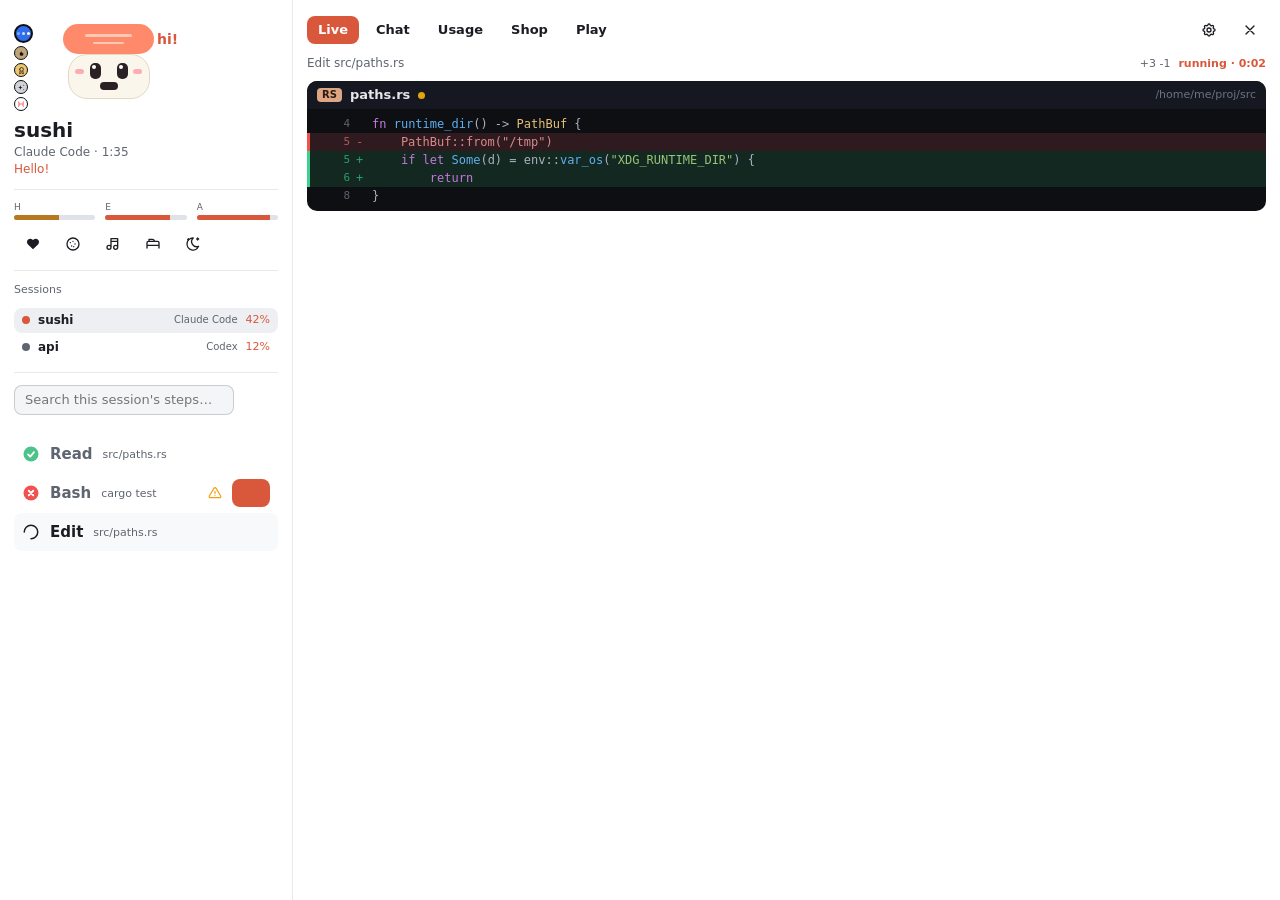
<file: app/ui/index.html>
<!doctype html>
<html lang="en">
  <head>
    <meta charset="utf-8" />
    <meta name="viewport" content="width=device-width, initial-scale=1" />
    <title>Sushi</title>
    <link rel="stylesheet" href="css/app.css" />
  </head>
  <body>
    <div id="root"></div>
    <script type="module" src="js/main.js"></script>
  </body>
</html>
</file>
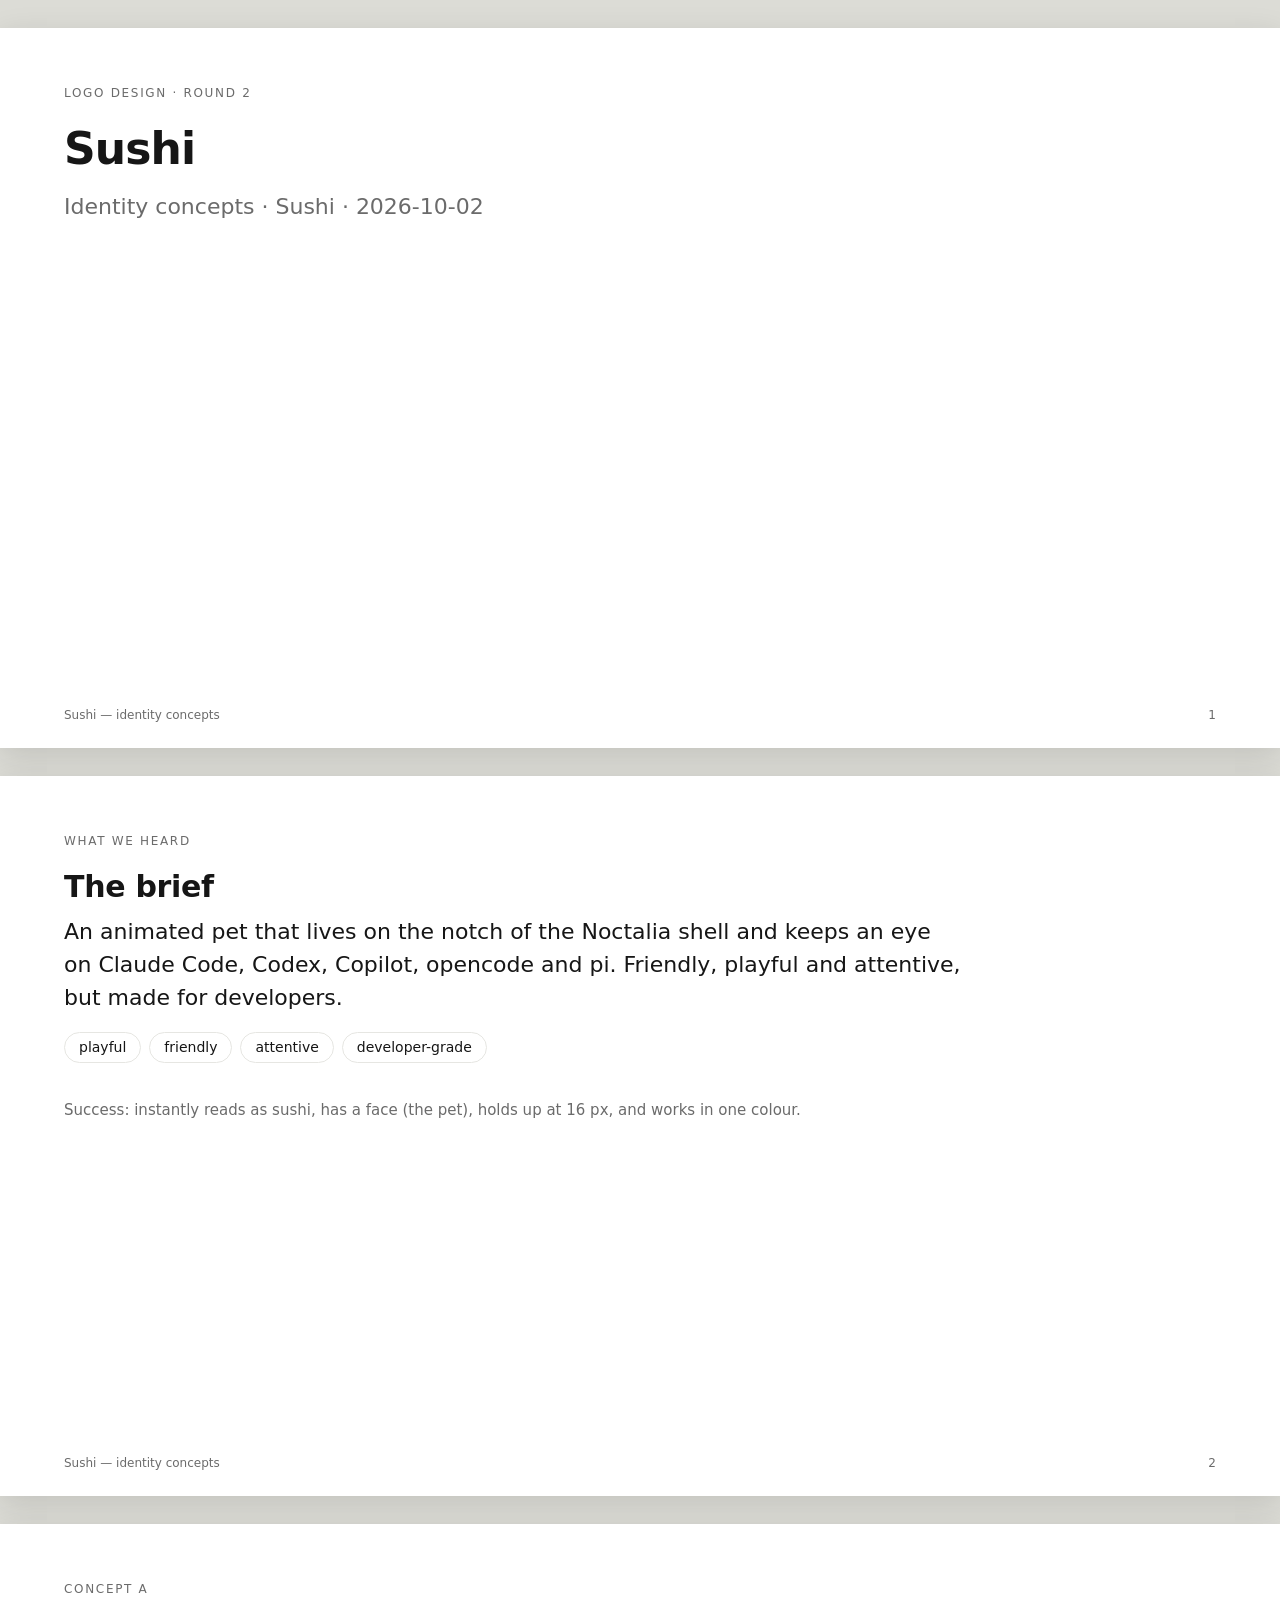
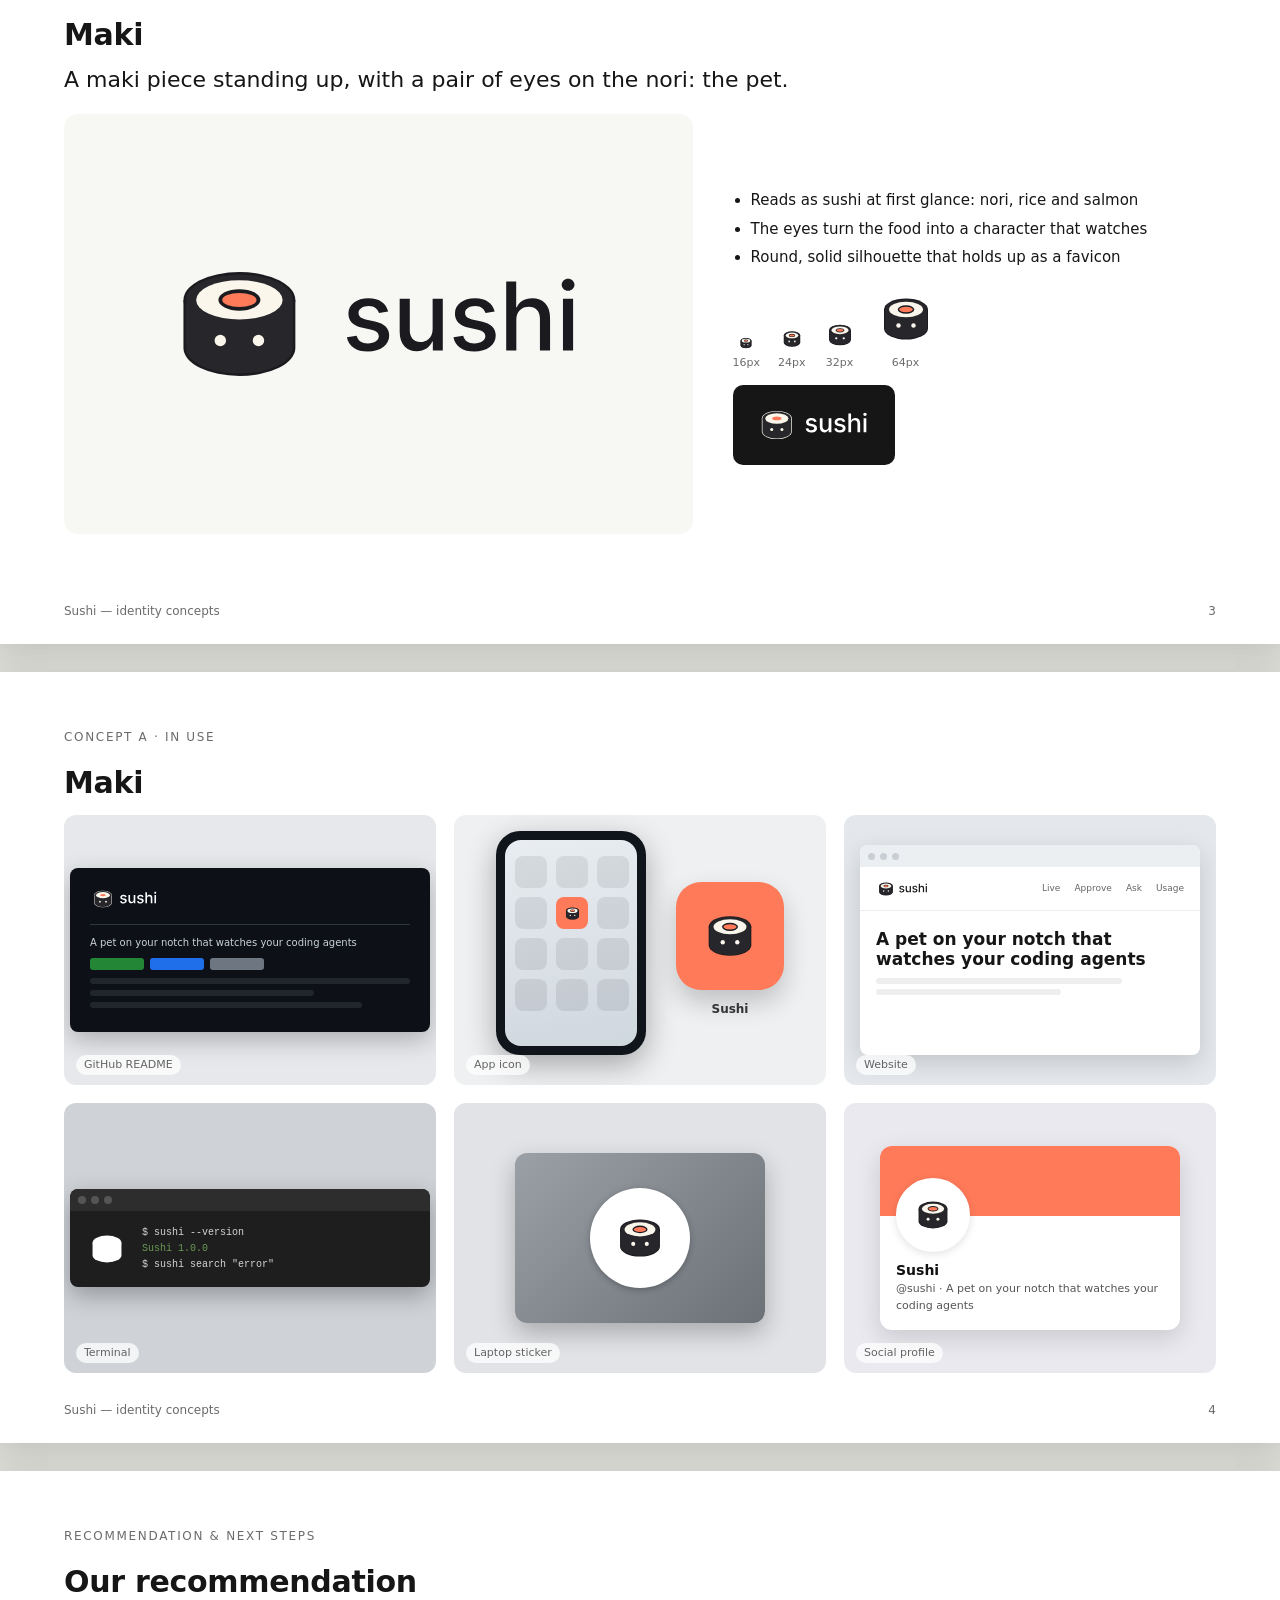
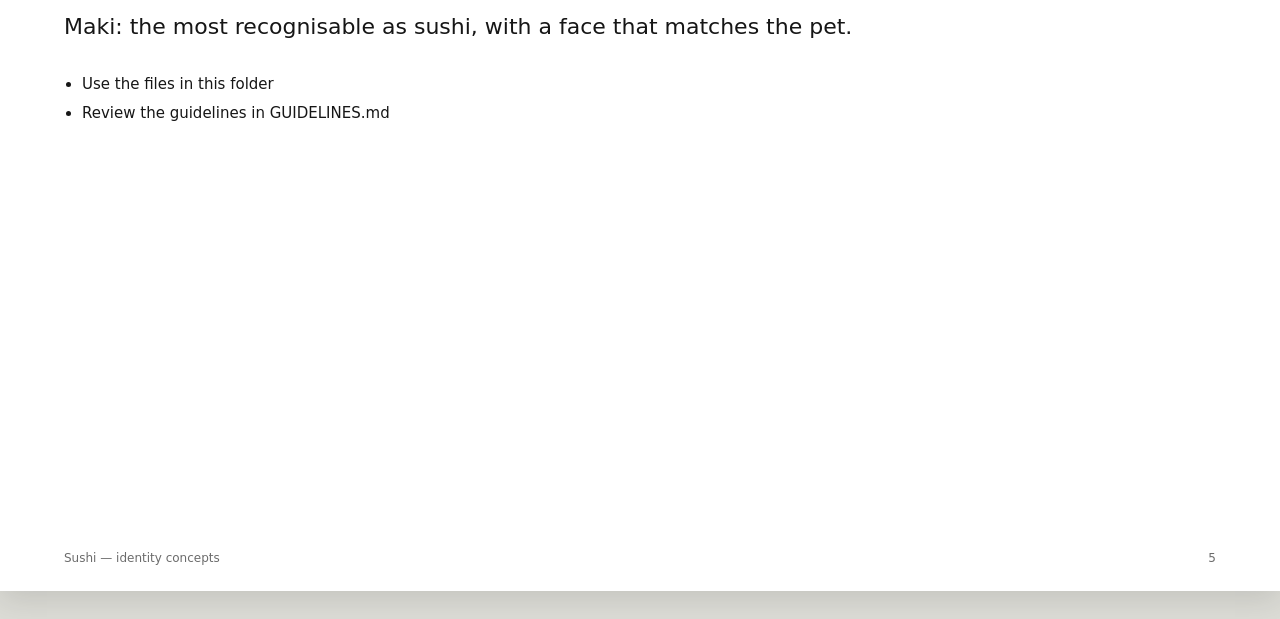
<file: assets/logo/board.html>
<!doctype html><html lang='en'><head><meta charset='utf-8'><title>Sushi — identity concepts</title><style>
:root{--ink:#161616;--muted:#6b6b6b;--line:#e6e6e2;--paper:#f7f7f4}
*{box-sizing:border-box}body{margin:0;background:#dcdcd6;font:15px/1.5 system-ui,-apple-system,Segoe UI,sans-serif;color:var(--ink)}
.slide{width:1280px;min-height:720px;margin:28px auto;background:#fff;box-shadow:0 8px 30px rgba(0,0,0,.12);padding:56px 64px 70px;position:relative;overflow:hidden}
.slide h1{font-size:44px;margin:0 0 8px;letter-spacing:-.02em}.slide h2{font-size:30px;margin:0 0 6px;letter-spacing:-.01em}
.kicker{font-size:12px;letter-spacing:.14em;text-transform:uppercase;color:var(--muted);margin-bottom:14px}
.idea{font-size:22px;max-width:900px;margin:6px 0 18px}.muted{color:var(--muted)}
.foot{position:absolute;left:64px;right:64px;bottom:24px;display:flex;justify-content:space-between;font-size:12px;color:var(--muted)}
.hero{display:grid;grid-template-columns:1.3fr 1fr;gap:40px;align-items:center}
.stage{height:420px;background:var(--paper);border-radius:14px;display:flex;align-items:center;justify-content:center}
.stage img{max-width:70%;max-height:62%}
ul.rat{padding-left:18px;margin:0}ul.rat li{margin:6px 0}
.sizes{display:flex;gap:18px;align-items:flex-end;margin-top:18px}.sizes div{display:flex;flex-direction:column;align-items:center;gap:4px;font-size:11px;color:var(--muted)}
.rev{background:#161616;border-radius:10px;padding:18px 22px;display:inline-flex;margin-top:14px}
.mock{display:grid;grid-template-columns:repeat(3,1fr);gap:18px;margin-top:10px}
.m{height:270px;border-radius:12px;overflow:hidden;position:relative;display:flex;align-items:center;justify-content:center}
.m .lbl{position:absolute;left:12px;bottom:10px;font-size:11px;color:rgba(0,0,0,.6);background:rgba(255,255,255,.75);padding:2px 8px;border-radius:20px}
.bc{width:250px;height:143px;background:#fff;border-radius:5px;box-shadow:0 10px 26px rgba(0,0,0,.22);padding:16px;display:flex;flex-direction:column;justify-content:space-between;transform:translate(-50px,-38px) rotate(-4deg)}
.bc2{position:absolute;width:250px;height:143px;border-radius:5px;transform:translate(70px,52px) rotate(6deg);box-shadow:0 10px 26px rgba(0,0,0,.25);display:flex;align-items:center;justify-content:center}
.bc .t{font-size:9px;line-height:1.5;color:#333}
.phone{width:150px;height:224px;margin-bottom:14px;border-radius:24px;background:#10151c;padding:9px;box-shadow:0 10px 30px rgba(0,0,0,.3)}
.screen{width:100%;height:100%;border-radius:16px;background:linear-gradient(170deg,#e9edf1,#cfd7df);display:grid;grid-template-columns:repeat(3,1fr);gap:9px;padding:16px 10px;align-content:start}
.ai{width:32px;height:32px;border-radius:8px;background:rgba(0,0,0,.08);justify-self:center}
.bigapp{display:flex;flex-direction:column;align-items:center;gap:10px;font-size:12px;font-weight:600;color:#333;margin-left:30px}
.bigapp .bi{width:108px;height:108px;border-radius:25px;display:flex;align-items:center;justify-content:center;box-shadow:0 12px 26px rgba(0,0,0,.2)}
.web{width:340px;height:210px;background:#fff;border-radius:8px;box-shadow:0 8px 24px rgba(0,0,0,.15);overflow:hidden}
.web .bar{height:22px;background:#eceff2;display:flex;gap:5px;align-items:center;padding:0 8px}.web .bar i{width:7px;height:7px;border-radius:50%;background:#c9ced4}
.web .nav{height:44px;display:flex;align-items:center;padding:0 16px;gap:14px;font-size:9px;color:#666;border-bottom:1px solid #eee}
.web .hero2{padding:18px 16px}.web .hero2 b{display:block;font-size:17px;line-height:1.2;margin-bottom:8px}.web .hero2 span{display:block;height:6px;background:#eee;border-radius:3px;margin:5px 0;width:80%}
.sign{width:300px;height:190px;background:linear-gradient(#8c8f93,#6f7276);display:flex;flex-direction:column;align-items:center;padding-top:18px}
.sign .board{width:230px;height:74px;border-radius:6px;display:flex;align-items:center;justify-content:center;box-shadow:0 6px 16px rgba(0,0,0,.3)}
.sign .door{width:80px;height:80px;margin-top:18px;background:#3d4146;border-radius:3px 3px 0 0}
.tote{width:180px;height:210px;background:#efe7d8;border-radius:4px 4px 10px 10px;position:relative;display:flex;align-items:center;justify-content:center;box-shadow:0 8px 20px rgba(0,0,0,.15);margin-top:40px}
.tote:before{content:"";position:absolute;top:-46px;left:50%;transform:translateX(-50%);width:84px;height:70px;border:9px solid #e3d8c3;border-bottom:none;border-radius:50px 50px 0 0}
.social{width:300px;background:#fff;border-radius:12px;box-shadow:0 8px 24px rgba(0,0,0,.14);overflow:hidden}
.social .cover{height:70px}.social .av{width:74px;height:74px;border-radius:50%;background:#fff;border:4px solid #fff;margin:-38px 0 0 16px;display:flex;align-items:center;justify-content:center;box-shadow:0 2px 8px rgba(0,0,0,.12);overflow:hidden}
.social .meta{padding:8px 16px 16px;font-size:11px;color:#555}.social .meta b{font-size:14px;color:#111;display:block}
.cup{position:relative;width:150px;height:200px;margin-top:30px}
.cup .body{position:absolute;inset:0;background:#f4f1ea;clip-path:polygon(0 0,100% 0,86% 100%,14% 100%);display:flex;align-items:center;justify-content:center;box-shadow:inset -18px 0 24px rgba(0,0,0,.06)}
.cup .lid{position:absolute;left:-8px;right:-8px;top:-22px;height:24px;border-radius:8px 8px 3px 3px;background:#2b2b2b}
.cup .sleeve{position:absolute;left:6%;right:6%;top:36%;height:34%;clip-path:polygon(0 0,100% 0,96% 100%,4% 100%);display:flex;align-items:center;justify-content:center}
.bag{position:relative;width:170px;height:230px;background:#e9e2d6;border-radius:6px 6px 10px 10px;box-shadow:0 12px 26px rgba(0,0,0,.2);display:flex;flex-direction:column;align-items:center;padding-top:38px;gap:14px}
.bag:before{content:"";position:absolute;top:0;left:0;right:0;height:22px;background:repeating-linear-gradient(90deg,rgba(0,0,0,.08) 0 4px,transparent 4px 8px);border-radius:6px 6px 0 0}
.bag .label{width:118px;height:118px;border-radius:50%;background:#fff;display:flex;align-items:center;justify-content:center}
.bag .t{font-size:8px;letter-spacing:.14em;color:#555;text-transform:uppercase;padding:0 12px;text-align:center;line-height:1.4}
.sbag{position:relative;width:180px;height:210px;box-shadow:0 12px 26px rgba(0,0,0,.2);display:flex;align-items:center;justify-content:center;margin-top:30px}
.sbag:before{content:"";position:absolute;top:-40px;left:50%;transform:translateX(-50%);width:70px;height:56px;border:5px solid #333;border-bottom:none;border-radius:40px 40px 0 0}
.box{width:220px;height:150px;background:#f3efe6;box-shadow:14px 14px 0 rgba(0,0,0,.08),0 12px 26px rgba(0,0,0,.18);display:flex;align-items:center;justify-content:center;border-top:14px solid rgba(0,0,0,.06)}
.readme{width:360px;background:#0d1117;border-radius:8px;box-shadow:0 8px 24px rgba(0,0,0,.25);padding:18px 20px;color:#c9d1d9;font-size:10px}
.readme .rh{display:flex;align-items:center;gap:10px;border-bottom:1px solid #30363d;padding-bottom:12px;margin-bottom:10px}
.readme .badges{display:flex;gap:6px;margin:8px 0}.readme .badges i{display:block;width:54px;height:12px;border-radius:3px;background:#238636}.readme .badges i:nth-child(2){background:#1f6feb}.readme .badges i:nth-child(3){background:#6e7681}
.readme .ln{height:6px;background:#21262d;border-radius:3px;margin:6px 0}
.term{width:360px;background:#1e1e1e;border-radius:8px;box-shadow:0 8px 24px rgba(0,0,0,.3);overflow:hidden;font:10px/1.6 ui-monospace,Menlo,monospace;color:#d4d4d4}
.term .tb{height:22px;background:#2d2d2d;display:flex;gap:5px;align-items:center;padding:0 8px}.term .tb i{width:8px;height:8px;border-radius:50%;background:#555}
.term .tbody{padding:14px 16px;display:flex;gap:14px;align-items:center}
.sticker{width:250px;height:170px;background:linear-gradient(135deg,#9aa0a6,#6b7177);border-radius:12px;display:flex;align-items:center;justify-content:center;box-shadow:0 10px 24px rgba(0,0,0,.25)}
.sticker .s{width:100px;height:100px;border-radius:50%;background:#fff;display:flex;align-items:center;justify-content:center;box-shadow:0 2px 6px rgba(0,0,0,.25)}
.shirt{width:210px;height:220px;display:flex;align-items:center;justify-content:center;position:relative}
.shirt svg{position:absolute;inset:0}
.badge{width:170px;height:235px;background:#fff;border-radius:10px;box-shadow:0 10px 24px rgba(0,0,0,.2);display:flex;flex-direction:column;align-items:center;padding:20px 14px;gap:14px;position:relative;margin-top:30px}
.badge:before{content:"";position:absolute;top:-60px;left:50%;width:22px;height:62px;transform:translateX(-50%)}
.badge .hole{width:40px;height:8px;border-radius:4px;background:#ddd}.badge .nm{font-size:15px;font-weight:600}.badge .rl{font-size:10px;color:#777}
.pcard{position:relative;width:300px;height:189px;border-radius:14px;box-shadow:0 14px 30px rgba(0,0,0,.28);font:600 12px ui-monospace,Menlo,monospace}
.pcard .chip{position:absolute;left:22px;top:76px;width:40px;height:30px;border-radius:6px;background:linear-gradient(135deg,#e9d8a6,#c9a95c)}
.pcard .num{position:absolute;left:22px;top:122px;letter-spacing:.12em;font-size:14px}
.pcard .holder{position:absolute;left:22px;bottom:18px;font-size:10px;letter-spacing:.14em;opacity:.85}
.pcard .brandline{position:absolute;right:20px;bottom:16px;font:700 13px system-ui,sans-serif;opacity:.9}
.tabbar{width:340px;background:#dfe1e5;border-radius:10px;padding:8px 8px 0}
.tab{width:230px;height:36px;background:#fff;border-radius:10px 10px 0 0;display:flex;align-items:center;gap:8px;padding:0 12px;font-size:11px;color:#333}
.addr{height:40px;background:#fff;display:flex;align-items:center;padding:0 12px;font-size:10px;color:#777;border-top:1px solid #eee}
.cmp{display:grid;gap:22px;margin-top:20px}.cmp .c{background:var(--paper);border-radius:12px;padding:22px;display:flex;flex-direction:column;align-items:center;gap:12px}
.cmp img{max-height:120px;max-width:80%}
img.g{filter:grayscale(1)}img.w{filter:brightness(0) invert(1)}img.k{filter:brightness(0)}
.adj span{display:inline-block;border:1px solid var(--line);border-radius:20px;padding:4px 14px;margin:0 8px 8px 0;font-size:14px}
</style></head><body><section class="slide"><div class="kicker">Logo design · round 2</div>
<h1>Sushi</h1><p class="idea muted">Identity concepts · Sushi · 2026-10-02</p>
<p class="muted" style="max-width:720px;margin-top:120px"></p><div class="foot"><span>Sushi — identity concepts</span><span>1</span></div></section><section class="slide"><div class="kicker">What we heard</div><h2>The brief</h2>
<p class="idea">An animated pet that lives on the notch of the Noctalia shell and keeps an eye on Claude Code, Codex, Copilot, opencode and pi. Friendly, playful and attentive, but made for developers.</p><div class="adj"><span>playful</span><span>friendly</span><span>attentive</span><span>developer-grade</span></div>
<p class="muted" style="margin-top:28px;max-width:860px">Success: instantly reads as sushi, has a face (the pet), holds up at 16 px, and works in one colour.</p><div class="foot"><span>Sushi — identity concepts</span><span>2</span></div></section><section class="slide"><div class="kicker">Concept A</div><h2>Maki</h2>
<p class="idea">A maki piece standing up, with a pair of eyes on the nori: the pet.</p>
<div class="hero"><div class="stage"><img class="" src="[data-uri]"></div>
<div><ul class="rat"><li>Reads as sushi at first glance: nori, rice and salmon</li><li>The eyes turn the food into a character that watches</li><li>Round, solid silhouette that holds up as a favicon</li></ul><div class="sizes"><div><img class="" src="[data-uri]" style="height:16px">16px</div><div><img class="" src="[data-uri]" style="height:24px">24px</div><div><img class="" src="[data-uri]" style="height:32px">32px</div><div><img class="" src="[data-uri]" style="height:64px">64px</div></div><div class="rev"><img class="" src="[data-uri]" style="max-height:44px;max-width:300px"></div></div></div>
<div class="foot"><span>Sushi — identity concepts</span><span>3</span></div></section><section class="slide"><div class="kicker">Concept A · in use</div><h2>Maki</h2>
<div class="mock"><div class="m" style="background:#e6e8eb"><div class="readme"><div class="rh"><img class="" src="[data-uri]" style="max-height:26px;max-width:180px"></div><div>A pet on your notch that watches your coding agents</div><div class="badges"><i></i><i></i><i></i></div><div class="ln"></div><div class="ln" style="width:70%"></div><div class="ln" style="width:85%"></div></div><span class="lbl">GitHub README</span></div><div class="m" style="background:#eef0f2"><div class="phone"><div class="screen"><div class="ai"></div><div class="ai"></div><div class="ai"></div><div class="ai"></div><div class="ai" style="background:#FF7A59;display:flex;align-items:center;justify-content:center"><img class="" src="[data-uri]" style="max-height:19px;max-width:21px"></div><div class="ai"></div><div class="ai"></div><div class="ai"></div><div class="ai"></div><div class="ai"></div><div class="ai"></div><div class="ai"></div></div></div><div class="bigapp"><div class="bi" style="background:#FF7A59"><img class="" src="[data-uri]" style="max-height:62px;max-width:70px"></div>Sushi</div><span class="lbl">App icon</span></div><div class="m" style="background:#e4e8ec"><div class="web"><div class="bar"><i></i><i></i><i></i></div><div class="nav"><img class="" src="[data-uri]" style="max-height:20px;max-width:110px"><span style="flex:1"></span><span>Live</span><span>Approve</span><span>Ask</span><span>Usage</span></div><div class="hero2"><b>A pet on your notch that watches your coding agents</b><span></span><span style="width:60%"></span></div></div><span class="lbl">Website</span></div><div class="m" style="background:#cfd3d8"><div class="term"><div class="tb"><i></i><i></i><i></i></div><div class="tbody"><img class="w" src="[data-uri]" style="max-height:42px;max-width:42px"><div>$ sushi --version<br><span style="color:#6a9955">Sushi 1.0.0</span><br>$ sushi search "error"</div></div></div><span class="lbl">Terminal</span></div><div class="m" style="background:#e1e3e6"><div class="sticker"><div class="s"><img class="" src="[data-uri]" style="max-height:58px;max-width:66px"></div></div><span class="lbl">Laptop sticker</span></div><div class="m" style="background:#e9e9ef"><div class="social"><div class="cover" style="background:#FF7A59"></div><div class="av"><img class="" src="[data-uri]" style="max-height:42px;max-width:50px"></div><div class="meta"><b>Sushi</b>@sushi · A pet on your notch that watches your coding agents</div></div><span class="lbl">Social profile</span></div></div><div class="foot"><span>Sushi — identity concepts</span><span>4</span></div></section><section class="slide"><div class="kicker">Recommendation & next steps</div><h2>Our recommendation</h2>
<p class="idea">Maki: the most recognisable as sushi, with a face that matches the pet.</p>
<ul class="rat" style="margin-top:30px"><li>Use the files in this folder</li><li>Review the guidelines in GUIDELINES.md</li></ul><div class="foot"><span>Sushi — identity concepts</span><span>5</span></div></section></body></html>
</file>
<file: app/ui/css/app.css>
/* Theme: the panel follows the system (light / dark); the pet window is always a dark pill. */
:root {
  --bg: #ffffff;
  --surface: #f6f7f9;
  --on-surface: #1b1d22;
  --on-surface-variant: #5e6470;
  --surface-variant: #dfe2e8;
  --outline: #8a909c;
  --primary: #d9573b;
  --on-primary: #ffffff;
  --tertiary: #b7791f;
  --error: #d1344a;
  --on-icon: #ffffff;
  --mono: ui-monospace, "SF Mono", "Cascadia Code", "JetBrains Mono", Menlo, Consolas, "DejaVu Sans Mono", monospace;
  color-scheme: light;
}
@media (prefers-color-scheme: dark) {
  :root {
    --bg: #14161b;
    --surface: #1b1e25;
    --on-surface: #ecedf0;
    --on-surface-variant: #9aa0ad;
    --surface-variant: #353a46;
    --outline: #8a909c;
    --primary: #ff8a6b;
    --on-primary: #2b1409;
    --tertiary: #e5b24d;
    --error: #ff6b7d;
    --on-icon: #14161b;
    color-scheme: dark;
  }
}
:root[data-view="pet"] {
  --on-surface: #ecedf0;
  --on-surface-variant: #aab0bd;
  --primary: #ff8a6b;
  --tertiary: #e5b24d;
  --error: #ff6b7d;
  --on-icon: #14161b;
}
/* The docked window hosts both the pill and the full panel: only the pill gets the pet window's
   forced-dark palette (below), the panel keeps following the system theme as it does elsewhere. */
:root[data-view="dock"] #pillRoot {
  --on-surface: #ecedf0;
  --on-surface-variant: #aab0bd;
  --primary: #ff8a6b;
  --tertiary: #e5b24d;
  --error: #ff6b7d;
  --on-icon: #14161b;
}

* { box-sizing: border-box; }
html, body { margin: 0; height: 100%; overflow: hidden; }
body {
  background: var(--bg);
  color: var(--on-surface);
  font: 13px/1.3 system-ui, -apple-system, "Segoe UI", Roboto, "Helvetica Neue", Arial, sans-serif;
  -webkit-font-smoothing: antialiased;
  user-select: none;
  -webkit-user-select: none;
}
:root[data-view="pet"] body { background: transparent; }
#root { height: 100%; }

/* ── Pet window ─────────────────────────────────────────────────────────────── */
:root[data-view="pet"] #root { display: flex; align-items: center; padding: 6px; cursor: grab; }
:root[data-view="pet"] #root > .pill { flex: none; } /* its own size: the window is fitted to it */
.pill {
  background: rgba(20, 22, 28, 0.82);
  border: 1px solid rgba(255, 255, 255, 0.08);
  border-radius: 20px;
  padding: 4px 14px 4px 4px;
  backdrop-filter: blur(6px);
}

/* ── Docked window (macOS, Windows, layer-shell Linux): the pill and the panel share one
   window, see dock-window.js. Transparent only while collapsed (the pill's rounded corners need
   to see through to the desktop, like the pet window above); the expanded panel is opaque like
   it is everywhere else. */
:root[data-view="dock"] #root { position: relative; height: 100%; }
:root[data-view="dock"] #pillRoot, :root[data-view="dock"] #compactRoot, :root[data-view="dock"] #panelRoot { position: absolute; inset: 0; }
:root[data-view="dock"] #pillRoot { display: flex; align-items: center; padding: 6px; cursor: pointer; }
:root[data-view="dock"] #pillRoot > .pill { flex: none; }
:root[data-view="dock"]:not(.expanded) body { background: transparent; }

/* Camera displays keep a fixed left wing at rest and put expanded content below the camera. */
:root[data-view="dock"].has-notch #root { overflow: hidden; }
:root[data-view="dock"].has-notch #pillRoot { padding: 0; display: block; }
.notch-pill {
  display: grid;
  grid-template-columns: var(--left-wing-width) var(--notch-width);
  width: 100%;
  height: 100%;
}
.notch-wing {
  display: flex;
  align-items: center;
  justify-content: center;
  overflow: hidden;
  background: #000;
  align-self: start;
  height: var(--notch-inset);
  border-radius: 0 0 0 8px;
}
.notch-pet { display: flex; align-items: center; justify-content: center; flex: 0 0 36px; height: var(--notch-inset); }
.notch-pet > div { max-width: 100%; max-height: 24px; overflow: hidden; }
.notch-indicator { display: flex; align-items: center; justify-content: center; flex: 0 0 52px; white-space: nowrap; height: var(--notch-inset); }
.notch-wing:hover { background: #202024; }
/* Fill the camera band too: its curved physical edges expose more than a narrow seam. */
.notch-camera { height: var(--notch-inset); background: #000; pointer-events: none; }
:root[data-view="dock"].has-notch #panelRoot, :root[data-view="dock"].has-notch #compactRoot {
  top: var(--notch-inset, 0px);
  background: var(--bg);
}
:root[data-view="dock"].has-notch.expanded:not(.compositor-dock) #root {
  border-radius: 0 0 20px 20px;
}
:root[data-view="dock"].has-notch.expanded:not(.compositor-dock) #root { background: transparent; }
:root[data-view="dock"].has-notch body { background: transparent; }

/* ── Panel layout ───────────────────────────────────────────────────────────── */
.panel { display: flex; height: 100%; }
.left { width: 292px; flex-shrink: 0; display: flex; flex-direction: column; gap: 10px; padding: 14px; min-height: 0; }
.right { flex: 1; min-width: 0; display: flex; flex-direction: column; gap: 10px; padding: 14px; min-height: 0; }
.vsep { width: 1px; background: var(--outline); opacity: 0.2; }
.grow { flex: 1 1 0; min-height: 0; min-width: 0; }
.scroll { overflow-y: auto; overflow-x: hidden; }
.hidden { display: none !important; }
.muted { color: var(--on-surface-variant); }
.small { font-size: 11px; }
.poke { cursor: pointer; }
.emotes { display: flex; gap: 2px; }
.perms { display: flex; flex-direction: column; gap: 10px; }
.perms:empty { display: none; }
.tabs { display: flex; align-items: center; gap: 6px; }
.rail-tools { display: flex; align-items: center; gap: 6px; }
#railFilter { flex: 1; min-width: 0; }

.item { cursor: pointer; }
.item:hover { background: color-mix(in srgb, var(--surface-variant) 30%, transparent); }
.item.selected { background: color-mix(in srgb, var(--surface-variant) 55%, transparent); }
.item.shown { background: color-mix(in srgb, var(--surface-variant) 22%, transparent); } /* the step in the viewer */

/* ── Buttons ────────────────────────────────────────────────────────────────── */
.btn {
  display: inline-flex; align-items: center; justify-content: center; gap: 6px;
  height: 32px; padding: 0 14px; border-radius: 8px; border: 1px solid transparent;
  background: transparent; color: var(--on-surface); font: inherit; font-weight: 600; cursor: pointer;
}
.btn.sm { height: 28px; padding: 0 10px; }
.btn:not(:has(span)) { padding: 0 7px; }
.btn.ghost:hover { background: color-mix(in srgb, var(--surface-variant) 45%, transparent); }
.btn.outline { border-color: color-mix(in srgb, var(--outline) 50%, transparent); }
.btn.outline:hover { background: color-mix(in srgb, var(--surface-variant) 45%, transparent); }
.btn.primary { background: var(--primary); color: var(--on-primary); }
.btn.primary:hover { filter: brightness(1.08); }
.btn:disabled { opacity: 0.45; cursor: default; filter: none; }
.btn-row { display: flex; gap: 8px; align-items: center; }
.option { display: flex; align-items: center; gap: 10px; }

/* ── Viewer, usage, chat ────────────────────────────────────────────────────── */
.viewer { overflow: hidden; user-select: text; -webkit-user-select: text; }
.viewer span { cursor: text; }
.track { height: 6px; border-radius: 3px; background: color-mix(in srgb, var(--outline) 25%, transparent); overflow: hidden; }
.bar { height: 100%; border-radius: 3px; transition: width 0.4s; }
.chat { display: flex; flex-direction: column; gap: 10px; }
.chat-input { display: flex; align-items: center; gap: 6px; }
.chat-file { display: flex; align-items: center; gap: 6px; }
.chat-file > :first-child { flex: 1; min-width: 0; }
.chat-log span, #chatLog span { user-select: text; -webkit-user-select: text; white-space: pre-wrap; }
input[type="text"], input[type="number"], select {
  font: inherit; color: var(--on-surface); background: color-mix(in srgb, var(--surface-variant) 35%, transparent);
  border: 1px solid color-mix(in srgb, var(--outline) 40%, transparent); border-radius: 8px; padding: 6px 10px; min-width: 0;
}
#chatInput { flex: 1; user-select: text; -webkit-user-select: text; }
input:focus, select:focus { outline: 2px solid color-mix(in srgb, var(--primary) 60%, transparent); outline-offset: -1px; }
input:disabled { opacity: 0.6; }

.setting { display: flex; align-items: center; justify-content: space-between; gap: 16px; padding: 10px 4px; border-bottom: 1px solid color-mix(in srgb, var(--outline) 15%, transparent); }
.setting-text { display: flex; flex-direction: column; gap: 2px; }
.setting-text small { color: var(--on-surface-variant); font-size: 11px; }
.setting input[type="checkbox"] { width: 18px; height: 18px; accent-color: var(--primary); }
.setting input[type="number"] { width: 90px; }
.setting input[type="text"] { width: 180px; }
.setting select { min-width: 160px; }

::-webkit-scrollbar { width: 8px; }
::-webkit-scrollbar-thumb { background: color-mix(in srgb, var(--outline) 35%, transparent); border-radius: 4px; }

/* Intermediate notch panels share the normal panel theme and stable scroll containers. */
.compact-panel { height: 100%; display: flex; flex-direction: column; padding: 12px; gap: 8px; min-height: 0; background: var(--bg); }
.compact-panel header { display: flex; align-items: center; gap: 6px; flex-shrink: 0; }
.compact-pet { width: 36px; height: 40px; display: flex; align-items: center; justify-content: center; flex-shrink: 0; }
.compact-title { flex: 1; min-width: 0; font-size: 12px; }
.compact-content { display: flex; flex-direction: column; gap: 8px; }
.compact-content > * { flex-shrink: 0; }
.compact-measure { position: absolute; left: 0; top: 0; width: 560px; height: auto; visibility: hidden; pointer-events: none; }
.dock-hover-zone { position: absolute; pointer-events: none; }
.compact-detail { display: grid; grid-template-columns: 80px minmax(0,1fr); gap: 8px; font-size: 12px; overflow-wrap: anywhere; }
.compact-limit { font-size: 11px; }
.compact-limit > div:first-child { display: flex; justify-content: space-between; gap: 8px; margin-bottom: 4px; }
.compact-content .btn-row { flex-wrap: wrap; }
.compact-content .option { flex-wrap: wrap; }
.terminal-wait { padding: 10px; background: var(--surface); border-radius: 10px; font-size: 12px; }
.request-error { padding: 8px; color: var(--error); overflow-wrap: anywhere; }

/* The native envelope stays fixed while this surface contracts in WebKit. */
.dock-surface { position: absolute; inset: 0; pointer-events: none; }
:root.compositor-dock #pillRoot { z-index: 1; }
.dock-backdrop { position: absolute; inset: 0; background: #000; opacity: 0; visibility: hidden; pointer-events: none; }
:root.compositor-dock body { background: transparent; }
/* Keep the menu-bar band clear while the panel background animates below it. */
:root.compositor-dock .dock-backdrop { top: var(--notch-inset, 0px); }
:root.compositor-dock #compactRoot, :root.compositor-dock #panelRoot { opacity: 0; }
</file>
